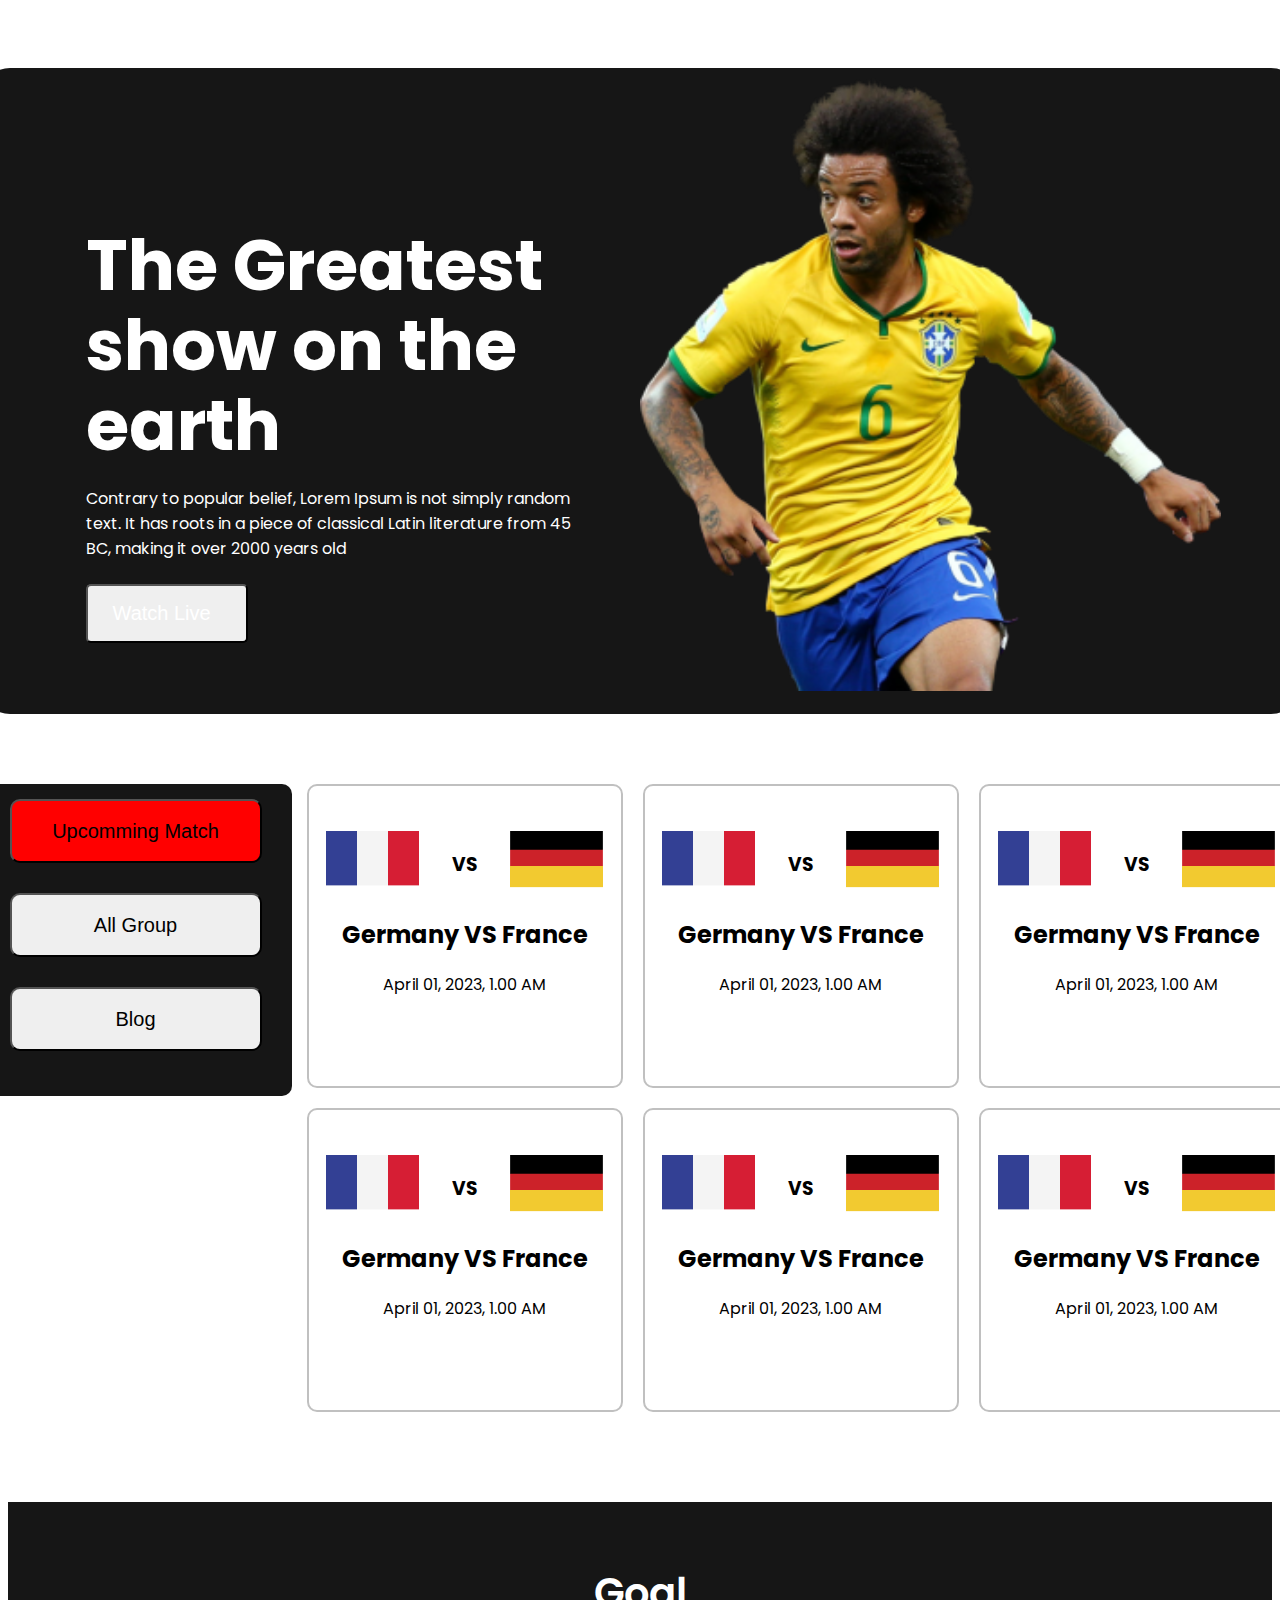
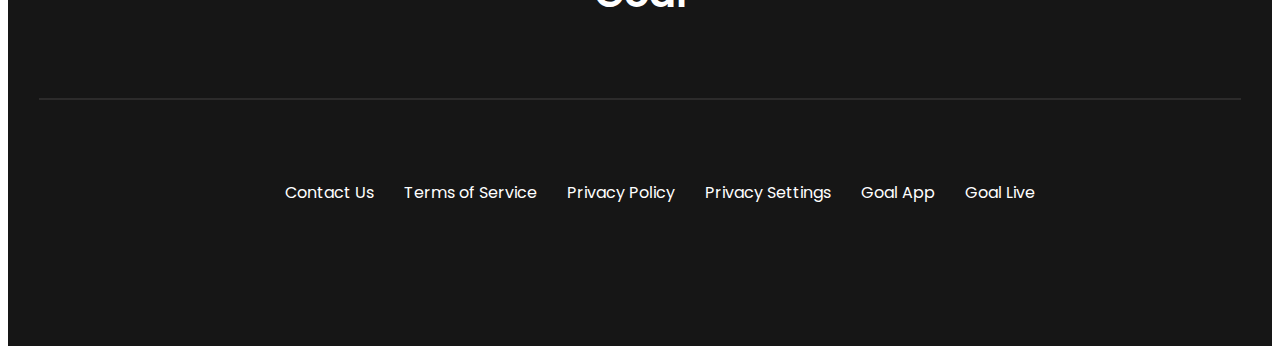
<file: world cup.html>
<!DOCTYPE html>
<html lang="en">
<head>
    <meta charset="UTF-8">
    <meta http-equiv="X-UA-Compatible" content="IE=edge">
    <meta name="viewport" content="width=device-width, initial-scale=1.0">
    <link rel="stylesheet" href="world cup.css">
    <title>World Cup</title>
</head>
<body>
    <main>
                <!--------------------- start banner------------------------------->
                <section class="container">
                    <div class="Banner">
                        <div class="Banner-info">
                            <h1 class="title">The Greatest show on the earth</h1>
                            <p class="banner-detail">Contrary to popular belief, Lorem Ipsum is not simply 
                                random text. It has roots in a piece of classical Latin literature from 45 BC, making it over 2000 years old</p>
                            <div class="watch-live">
                            <button class="banner-button">Watch Live <i class="fa-solid fa-play"></i></button>
                        </div>
                        </div>
                        <div class="Banner-img"><img src="assets/Banner Image.png" alt=""></div>
                    </div>
                </section>
                <!---------------------- end banner  ----------------------------------->
        <!--------------------- start blog ----------------------------------->
        <section class="container">
            <div class="blogs">
                    <div class="blog-index">
                        <button class="index-blog fixed">Upcomming Match</button>
                        <button class="index-blog">All Group</button>
                        <a href="index.html"><button class="index-blog ">Blog</button></a>
                    </div>
                        <div class="blog-posts">
                            <div class="blog-post">
                                <div class="imges">
                                    <div><img src="assets/Flag.png" alt=""></div>
                                    <div><h3> VS </h3></div>
                                    <div><img src="assets/germany Flag.png" alt=""></div>
                                </div>
                                <div class="match">
                                <h2> Germany VS France</h2>
                                <date> April 01, 2023, 1.00 AM</date>
                            </div>
                        </div>
                            <div class="blog-post">
                                <div class="imges">
                                    <div><img src="assets/Flag.png" alt=""></div>
                                    <div><h3> VS </h3></div>
                                    <div><img src="assets/germany Flag.png" alt=""></div>
                                </div>
                                <div class="match">
                                <h2> Germany VS France</h2>
                                <date> April 01, 2023, 1.00 AM</date>
                            </div>
                        </div>
                            <div class="blog-post">
                                <div class="imges">
                                    <div><img src="assets/Flag.png" alt=""></div>
                                    <div><h3> VS </h3></div>
                                    <div><img src="assets/germany Flag.png" alt=""></div>
                                </div>
                                <div class="match">
                                <h2> Germany VS France</h2>
                                <date> April 01, 2023, 1.00 AM</date>
                            </div>
                        </div>
                            <div class="blog-post">
                                <div class="imges">
                                    <div><img src="assets/Flag.png" alt=""></div>
                                    <div><h3> VS </h3></div>
                                    <div><img src="assets/germany Flag.png" alt=""></div>
                                </div>
                                <div class="match">
                                <h2>Germany VS France</h2>
                                <date> April 01, 2023, 1.00 AM</date>
                            </div>
                        </div>
                            <div class="blog-post">
                                <div class="imges">
                                    <div><img src="assets/Flag.png" alt=""></div>
                                    <div><h3> VS </h3></div>
                                    <div><img src="assets/germany Flag.png" alt=""></div>
                                </div>
                                <div class="match">
                                <h2>Germany VS France</h2>
                                <date> April 01, 2023, 1.00 AM</date>
                            </div>
                        </div>
                            <div class="blog-post">
                                <div class="imges">
                                    <div><img src="assets/Flag.png" alt=""></div>
                                    <div><h3> VS </h3></div>
                                    <div><img src="assets/germany Flag.png" alt=""></div>
                                </div>
                                <div class="match">
                                <h2>Germany VS France</h2>
                                <date> April 01, 2023, 1.00 AM</date>
                            </div>
                        </div>
                </div>
            </section>
        </main>
     <!---------------------- end blog ------------------------------------>        
    <!---------------- start footer ------------------ -->
    <footer class="footer">
        <div>
            <h2  class="footer-title">Goal</h2>
        </div>
        <hr class="line">
        <div class="contact">
            <ul>
                <li>Contact Us </li>
                <li>Terms of Service </li>
                <li>Privacy Policy  </li>
                <li>Privacy Settings</li>
                <li>Goal App   </li>
                <li> Goal Live </li>
            </ul>
        </div>
        <div class="social-media">
            <div class="facebook">
                <a href="www.facebook.com"><i class="fa-brands fa-facebook-square"></i></a>
            </div>
            <div class="twiter">
                <a href="www.twiter.com"><i class="fa-brands fa-twitter-square"></i></a>
            </div>
            <div class="instragram">
                <a href="www.instragram.com"><i class="fa-brands fa-instagram"></i></a>
            </div>
            <div class="youtube">
                <a href="www.youtube.com"><i class="fa-brands fa-youtube"></i></a>
            </div>
            <div class="linkdin">
                <a href="www.linkdin.com"><i class="fa-brands fa-linkedin"></i></a>
            </div>
        </div>
    </footer>
        <!---------------- end footer ------------------ -->
</body>
</html>
</file>
<file: world cup.css>
/* Google font poppins */

@import url('https://fonts.googleapis.com/css2?family=Poppins:ital,wght@0,100;0,300;0,400;0,500;0,600;0,700;0,900;1,300;1,400;1,500;1,600;1,700;1,900&display=swap');

body{
    font-family: 'Poppins', sans-serif;
}
main{
    display: flex;
    flex-direction: column;
    align-items: center;

}
.container{
    height: auto;
    width: 1321px;
    margin-top: 60px;
}
@keyframes sliding{
    25%{
        background: #ee0d0d;
    }
    50%{
        background: #e84343;
    }
    75%{
        background: #d6ffba;
    }
    100%{
        background: rgb(26, 169, 122);
    }
}
    /*-------------------------------start banner----------------------  */
.Banner{
    background: #161616;
    border-radius: 30px;
    display: grid;
    grid-template-columns: repeat(2, 1fr);
}
.Banner-info{
    width: 531px;
    height: 424px;
    margin-left: 106px;
    margin-top: 111px;
    margin-bottom: 111px;
}
.banner-detail {
    width: 506px;
    height: 78px;
    color: white;
    margin-bottom: 20px;
    margin-top: 20px;
    margin-left: 0;
}
.Banner-info .title{
    font-size: 70px;
    margin-bottom: 0px;
    font-weight: 700px;
    line-height: 80px;
    color: white;

}

.Banner-img img{
    width: 581px;
    height: 613px;
    margin-top: 10px;
}
.banner-button{
 
    border-radius: 5px;
    padding: 16px 25px;
    color: white;
    font-weight: 400;
    font-size: 20px;
    line-height: 23px;
    animation:sliding 4s ease-in-out infinite;
    animation-play-state: running;
    transition: 2s linear;
}
button .fa-solid{
    margin-left:10px;
}
/*-------------------------------end banner----------------------  */

/* ------------------------------start blog -----------------------*/
.blog-index{
    margin-top: 10px;
    margin-right: 5px;
    width: 312px;
    height: 312px;
    background-color: #161616;
    display: flex;
    flex-direction: column;
    border-radius: 10px;

}

.index-blog{
    font-weight: 600px;
    font-size: 20px;
    width: 252px;
    height: 64px;
    margin: 15px 30px;
    padding: 17px 39px;
    border-radius: 10px;
    font-weight: 500;
    font-size: 20px;
}
.blogs{
    display: flex;
}
.blog-index .fixed{
    background-color: red;
}
.index-blog:hover{
    background-color: #ee0d0d;
    box-shadow: black 0px 3px 6px -4px;
    transition: .1s ease-in-out;

}
.blog-img img{
    width: 312px;
    height: 175px;
}
.blog-icon{
    display: flex;
    align-items: center;
    margin-left:0;
}
.blog-icon .clock, p{
    margin-left: 30px;
}

.blog-icon p{
    margin-left:10px;
}
.blog-posts{
    display: grid;
    grid-template-columns: repeat(3, 1fr);
    grid-gap:0;
    margin: 0;
}
.blog-post{


    width: 312px;
    height: 300px;
    margin: 10px;
    border: 2px solid silver;

    border-radius: 10px;
}
.blog-post .imges{
    display: flex;
    justify-content: space-around;
    margin-top: 45px;
}
.blog-post .match{
    text-align: center;
}
.blog-post:hover{
    box-shadow: black 0px 3px 6px -4px;
    transition: 1s ease-in-out;
    
}
.blog-info h3{
    margin-bottom: 0;
}
.blog-button{
    padding: 6px 12px;
    border-radius: 5px;
    margin-left:0px;
    margin-top: 15px;
    font-weight: 500;
    font-size: 16px;
}
.blog-detail{
    padding:10px;

}
.smart-clock{
        margin-left: 0px;
}

/* ------------------------------end blog-------------------------- */

/* -------------------start footer -------------------------------- */

footer{
    height: 444px;
    width: 100%;
    background-color: #161616;
    margin-left: 50px;
    margin-left: 0px;


}
.footer-title{
    color: white;
    justify-content: center;
    font-weight: 600;
    font-size: 40px;
    margin-bottom: 10px;
    
}
.contact ul{
    list-style: none;
    text-align: center;
    display: flex;


   
}
.contact ul li {
 color: white;
 margin: 0 15px 15px 15px;

}
.fa-brands{
    color: white;
    text-decoration: none;
    margin: 0 15px 15px 15px;

}
.social-media{
    display: flex;
    color: white;
}
.footer{
    display: grid;
    grid-template-columns: repeat(1, 1fr);
    justify-content: center;
    align-items: center;
    justify-items: center;
    margin-top: 80px;
}
.line{
    width: 1200px;
    border: .5px solid rgba(241, 231, 231, 0.1);
}

/* end footer  */

/* -----------------Media queries ----------------*/

/* -------------Mobile device ------------------*/
@media only screen and (max-width: 688px) {
    .container{
        width: 450px;
        align-items: center;
}
.Banner{
    border-radius: 10px;
    display: grid;
    grid-template-columns: repeat(1, 1fr);
    text-align: center;
    align-items: center;
    height: 900px;
    

}
.Banner-info{
    width: auto;
    height: 424px;
    margin-top:40px;

}
.Banner-info .title{
    font-size: 30px;
    width: 288px;
    font-weight: 20px;
    line-height:40px ;
    text-align: center;

}
.banner-detail {
    width: 325px;
    height: 88px;
    color: white;
    margin-bottom: 20px;
    margin-top: 20px;
    margin-left: 0;
    text-align: center;
}
.banner-button{
    margin-top: 15px;
    align-items: center;
    margin-right: 150px;
}
.Banner-img img{
    width: 400px;
    height: 450px;
    margin-top:-200px;
}
.blogs{
    display: grid;
    align-items: center;
}
.blog-index{
    margin-top: 10px;
    background-color: white;

    width: 312px;
    height: 312px;
    display: flex;
    flex-direction: column;
    border-radius: 10px;
    justify-content: center;
    margin-left: 50px;


}
.index-blog{
    font-weight: 600px;
    font-size: 20px;
    width: 300px;
    height: 654px;
    margin: 15px 30px;
    padding: 17px 39px;
    border-radius: 10px;
    font-weight: 560;
    font-size: 25px;
    margin-left: 65px;
}
.blog-posts{
    display: grid;
    grid-template-columns: repeat(1, 1fr);
}
.blog-post{
    width: 470px;
    height: 500px;
    margin-left:50px;
    align-items: center;
   
    border-bottom: 2px solid silver;
    border-right: 2px solid silver;
    border-left: 2px solid silver;
    border-radius: 10px;
}
.blog-posts img{
    align-items: center;
    width: 200p;

}
.blog-img img{
    width: 470px;
    height: 300px;
}

footer{
    align-items: center;
    width:100%;
}
.footer-title{
    color: white;
    justify-content: center;
    font-weight: 600;
    font-size: 40px;
    margin-bottom: 10px;
    
}

.contact{
    padding-left: 0;
}
.contact ul{
    list-style: none;
    text-align: center;
    display: flex;
    flex-direction: column;
    padding-left:0;
}
}
/* tablet media  */
@media only screen and (min-width:688px) and (max-width: 1024px){
.Banner{
    width: 300px;
    background-color: rgb(220, 192, 140);
}
.Banner .Banner-info .title{
    background-color: #ee0d0d;
}
.banner-detail{
    color: red;
}
}
</file>
